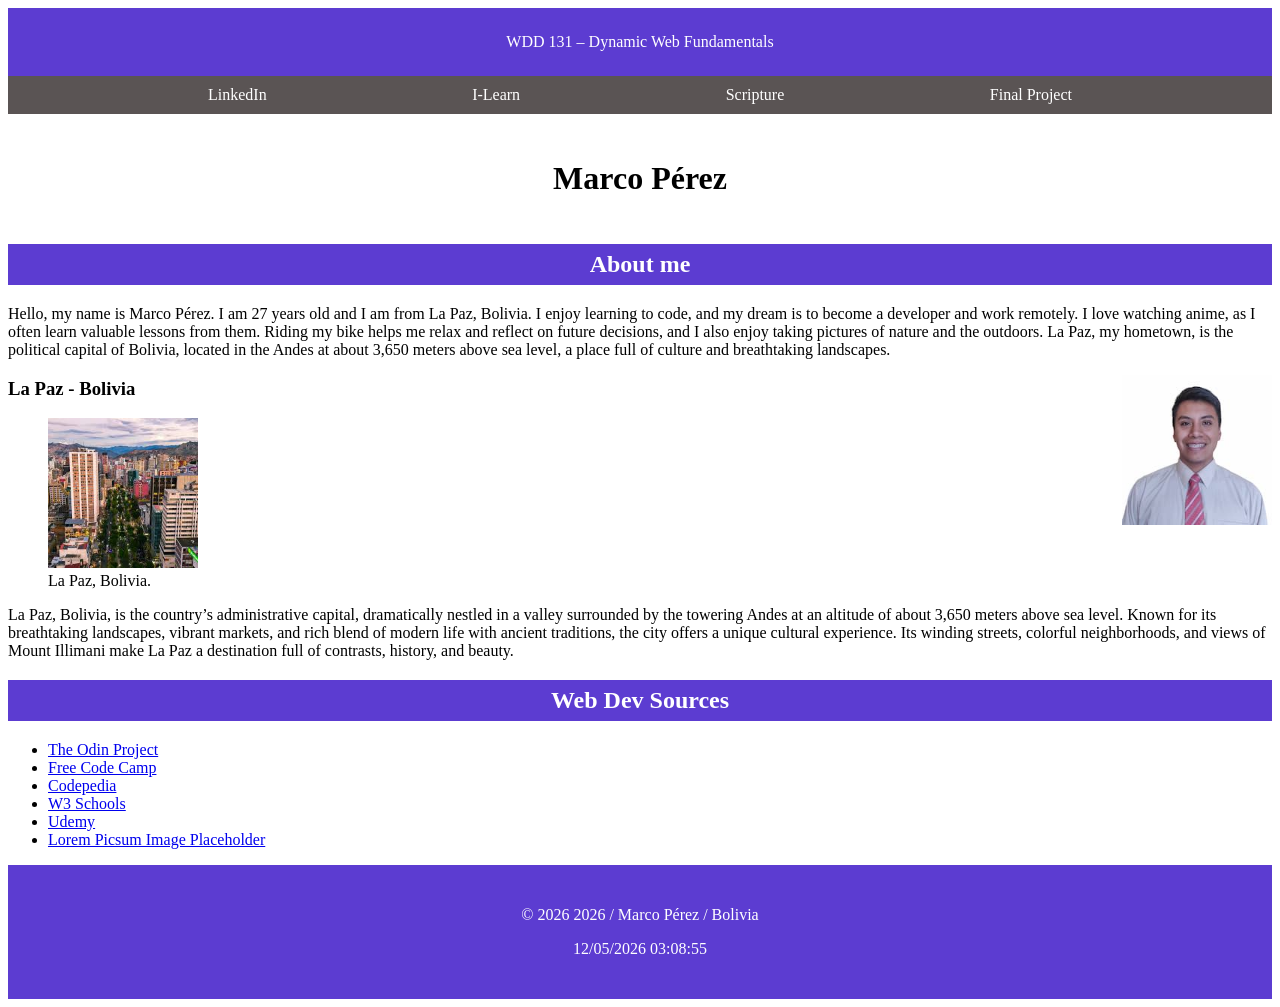
<file: index.html>
<!DOCTYPE html>
<html lang="en">

<head>
    <meta charset="UTF-8">
    <meta name="viewport" content="width=device-width, initial-scale=1.0">
    <meta name="author" content="Marco Pérez">
    <meta name="description"
        content="WDD 131 – Dynamic Web Fundamentals. Marco Pérez. Personal home page with information about me and my web development course.">
    <title>WDD 131 – Dynamic Web Fundamentals – Marco Pérez</title>
    <script src="scripts/getdates.js" defer></script>
    <link rel="stylesheet" href="styles/base.css">


    <link rel="preconnect" href="https://fonts.googleapis.com">
    <link rel="preconnect" href="https://fonts.gstatic.com" crossorigin>
    <link
        href="https://fonts.googleapis.com/css2?family=Open+Sans:ital,wght@0,300..800;1,300..800&family=Roboto:ital,wght@0,100..900;1,100..900&display=swap"
        rel="stylesheet">



</head>

<body>
    <header>
        <span id="course-title">
            WDD 131 – Dynamic Web Fundamentals
        </span>

        <nav>
            <a href="www.linkedin.com/in/marcoperezm">LinkedIn</a>
            <a href="https://byupw.instructure.com/">I-Learn</a>
            <a
                href="https://www.churchofjesuschrist.org/study/scriptures/dc-testament/dc/58?lang=eng&id=p42#p42">Scripture</a>
            <a href="#">Final Project</a>

        </nav>
    </header>

    <main>
        <h1>Marco Pérez</h1>
        <section class="card">
            <section class="card">
                <h2>About me</h2>
                <p>Hello, my name is Marco Pérez. I am 27 years old and I am from La Paz, Bolivia.
                    I enjoy learning to code, and my dream is to become a developer and work remotely.
                    I love watching anime, as I often learn valuable lessons from them.
                    Riding my bike helps me relax and reflect on future decisions,
                    and I also enjoy taking pictures of nature and the outdoors.
                    La Paz, my hometown, is the political capital of Bolivia, located in the Andes
                    at about 3,650 meters above sea level, a place full of culture and breathtaking landscapes.
                </p>

                <img id="img_1" src="images/profile.jpg" alt="Marco Pérez Picture" width="400">


                <h3>La Paz - Bolivia</h3>

                <figure>
                    <img src="images/la-paz-miraflores.jpg" alt="La Paz city view" width="400">
                    <figcaption>
                        La Paz, Bolivia.
                    </figcaption>
                </figure>





                <p>
                    La Paz, Bolivia, is the country’s administrative capital, dramatically nestled in a valley
                    surrounded by
                    the
                    towering Andes at an altitude of about 3,650 meters above sea level. Known for its breathtaking
                    landscapes, vibrant
                    markets, and rich blend of modern life with ancient traditions, the city offers a unique cultural
                    experience. Its
                    winding streets, colorful neighborhoods, and views of Mount Illimani make La Paz a destination full
                    of
                    contrasts,
                    history, and beauty.
                </p>
            </section>


            <section class="card">
                <h2>Web Dev Sources</h2>
                <ul>
                    <li><a href="#">The Odin Project</a></li>
                    <li><a href="#">Free Code Camp</a></li>
                    <li><a href="#">Codepedia</a></li>
                    <li><a href="#">W3 Schools</a></li>
                    <li><a href="#">Udemy</a></li>
                    <li><a href="#">Lorem Picsum Image Placeholder</a></li>
                </ul>



            </section>

        </section>

    </main>


    <footer>

        <p>&copy;
            <span id="currentyear"></span>
            2026 / Marco Pérez /
            Bolivia
        </p>
        <p id="lastModified"></p>
    </footer>


</body>

</html>
</file>
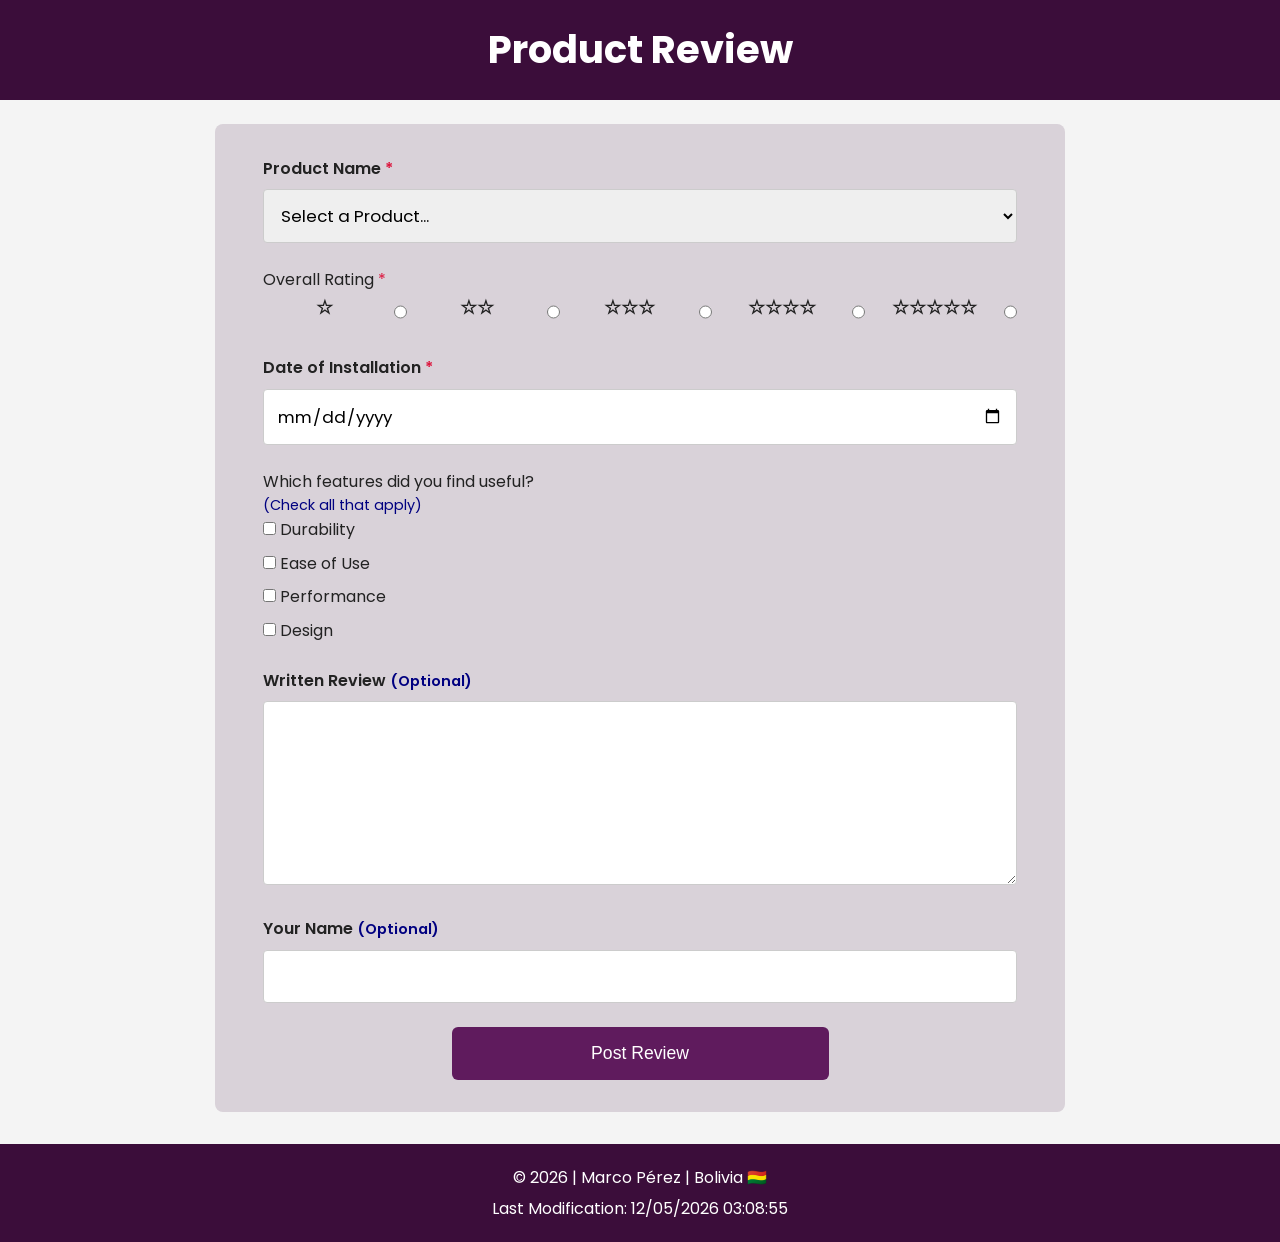
<file: form.html>
<!DOCTYPE html>
<html lang="en">

<head>
    <meta charset="UTF-8">
    <meta name="viewport" content="width=device-width, initial-scale=1.0">
    <meta name="description"
        content="Complete this product review form to rate a product, select its useful features, write a review, and submit your feedback. We will do our best to improve.">
    <meta name="author" content="Marco Pérez">
    <title>Product Review Form</title>
    <link rel="preconnect" href="https://fonts.googleapis.com">
    <link rel="preconnect" href="https://fonts.gstatic.com" crossorigin>
    <link href="https://fonts.googleapis.com/css2?family=Poppins:wght@300;400;600;700&display=swap" rel="stylesheet">
    <link rel="stylesheet" href="styles/form.css">
    <link rel="stylesheet" href="styles/form-large.css">
    <script src="scripts/form.js" defer></script>
</head>

<body>

    <header>
        <h1>Product Review</h1>
    </header>

    <main>

        <form method="get" action="review.html">

            <div class="form-group">
                <label for="product">
                    Product Name <span class="required">*</span>
                </label>

                <select id="product" name="product" required>
                    <option value="" disabled selected>Select a Product...</option>
                </select>
            </div>

            <div class="form-group">

                <p class="form-title">
                    Overall Rating <span class="required">*</span>
                </p>

                <div class="rating">

                    <label for="star1">
                        ☆
                    </label>
                    <input type="radio" id="star1" name="rating" value="1" required>

                    <label for="star2">
                        ☆☆
                    </label>
                    <input type="radio" id="star2" name="rating" value="2" required>

                    <label for="star3">
                        ☆☆☆
                    </label>
                    <input type="radio" id="star3" name="rating" value="3" required>

                    <label for="star4">
                        ☆☆☆☆
                    </label>
                    <input type="radio" id="star4" name="rating" value="4" required>

                    <label for="star5">
                        ☆☆☆☆☆
                    </label>
                    <input type="radio" id="star5" name="rating" value="5" required>

                </div>

            </div>


            <div class="form-group">

                <label for="installDate">
                    Date of Installation
                    <span class="required">*</span>
                </label>

                <input type="date" id="installDate" name="installDate" required>

            </div>

            <div class="form-group">

                <p class="form-title">
                    Which features did you find useful?
                </p>

                <p class="optional">(Check all that apply)</p>

                <div class="checkbox-group">

                    <label for="durability">
                        <input type="checkbox" id="durability" name="features" value="Durability">
                        Durability
                    </label>

                    <label for="ease">
                        <input type="checkbox" id="ease" name="features" value="Ease of Use">
                        Ease of Use
                    </label>

                    <label for="performance">
                        <input type="checkbox" id="performance" name="features" value="Performance">
                        Performance
                    </label>

                    <label for="design">
                        <input type="checkbox" id="design" name="features" value="Design">
                        Design
                    </label>

                </div>

            </div>


            <div class="form-group">

                <label for="review">
                    Written Review
                    <span class="optional">(Optional)</span>
                </label>

                <textarea id="review" name="review" rows="6"></textarea>

            </div>

            <div class="form-group">

                <label for="username">
                    Your Name
                    <span class="optional">(Optional)</span>
                </label>

                <input type="text" id="username" name="username">

            </div>

            <input type="submit" value="Post Review" class="submit-btn">

        </form>

    </main>

    <footer>

        <p>
            &copy;
            <span id="year"></span>
            | Marco Pérez | Bolivia 🇧🇴
        </p>

        <p>
            Last Modification:
            <span id="lastModified"></span>
        </p>

    </footer>

</body>

</html>
</file>
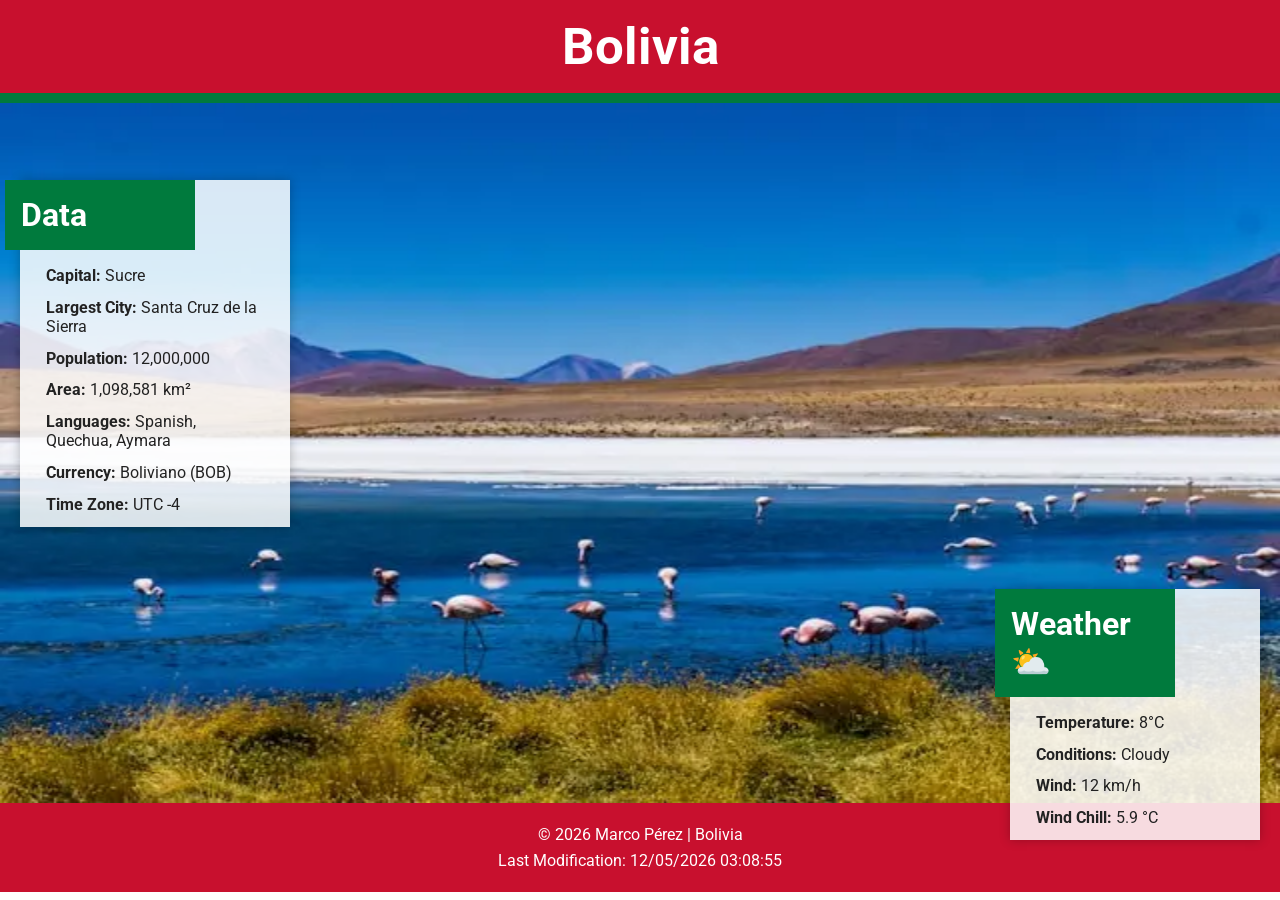
<file: place.html>
<!DOCTYPE html>
<html lang="en">

<head>

    <meta charset="UTF-8">
    <meta name="viewport" content="width=device-width, initial-scale=1.0">

    <meta name="author" content="Marco Pérez">
    <meta name="description" content="Country page about Bolivia for WDD 131 Place Assignment.">

    <title>Bolivia | WDD 131</title>
    <link rel="preconnect" href="https://fonts.googleapis.com">
    <link rel="preconnect" href="https://fonts.gstatic.com" crossorigin>

    <link href="https://fonts.googleapis.com/css2?family=Roboto:wght@400;700&display=swap" rel="stylesheet">

    <link rel="stylesheet" href="styles/place.css">
    <link rel="stylesheet" href="styles/temples-large.css">
</head>

<body>

    <header>
        <h1>Bolivia</h1>
    </header>

    <main>

        <section class="hero">

            <picture>


                <source srcset="images/hero-large.webp" media="(max-width: 768px)">


                <img src="images/hero-large.webp" alt="Beautiful landscape of Bolivia" width="1200" height="700">

            </picture>

        </section>

        <section class="data">

            <h2>Data</h2>

            <p><strong>Capital:</strong> Sucre</p>

            <p><strong>Largest City:</strong> Santa Cruz de la Sierra</p>

            <p><strong>Population:</strong> 12,000,000</p>

            <p><strong>Area:</strong> 1,098,581 km²</p>

            <p><strong>Languages:</strong> Spanish, Quechua, Aymara</p>

            <p><strong>Currency:</strong> Boliviano (BOB)</p>

            <p><strong>Time Zone:</strong> UTC -4</p>

        </section>

        <section class="weather">

            <h2>Weather</h2>


            <img src="images/weather.svg" alt="Weather Icon" class="weather-icon">

            <p><strong>Temperature:</strong> <span id="temperature">8°C</span></p>

            <p><strong>Conditions:</strong> Cloudy</p>

            <p><strong>Wind:</strong> <span id="windSpeed">12 km/h</span></p>

            <p><strong>Wind Chill:</strong> <span id="windChill"></span></p>

        </section>

    </main>

    <footer>

        <p>
            &copy;
            <span id="currentyear"></span>
            Marco Pérez | Bolivia
        </p>

        <p id="lastModified"></p>

    </footer>

    <script src="scripts/place.js" defer></script>

</body>

</html>
</file>
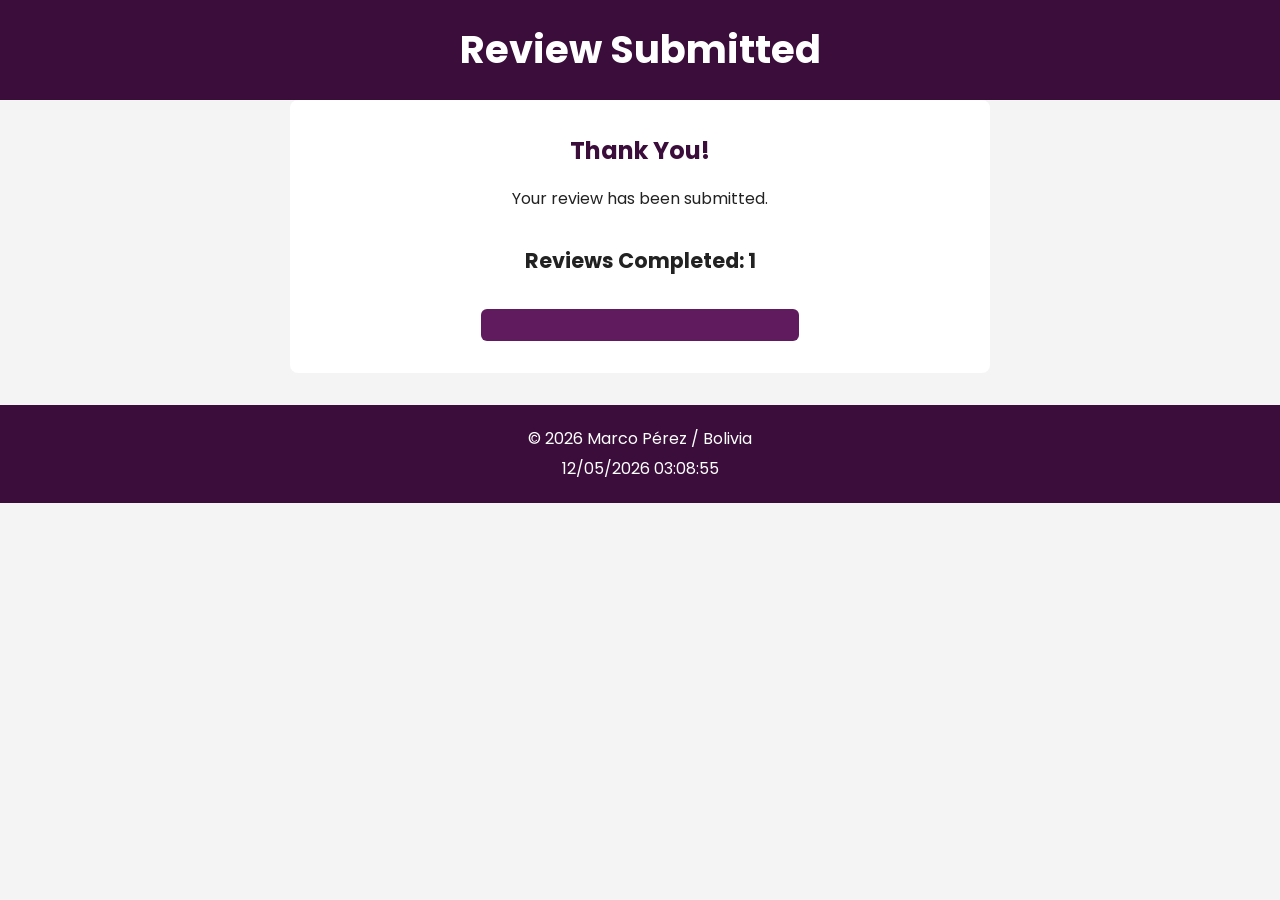
<file: review.html>
<!DOCTYPE html>
<html lang="en">

<head>

    <meta charset="UTF-8">
    <meta name="viewport" content="width=device-width, initial-scale=1.0">
    <meta name="description" content="Thank you for submitting your product review. Your feedback has been successfully received and recorded.">
    <meta name="author" content="Marco Pérez">
    <title>Review Submitted</title>
    <link rel="preconnect" href="https://fonts.googleapis.com">
    <link rel="preconnect" href="https://fonts.gstatic.com" crossorigin>
    <link href="https://fonts.googleapis.com/css2?family=Poppins:wght@300;400;600;700&display=swap" rel="stylesheet">
    <link rel="stylesheet" href="styles/form.css">
    <link rel="stylesheet" href="styles/form-large.css">
    <script src="scripts/review.js" defer></script>

</head>

<body>

    <header>

        <h1>Review Submitted</h1>

    </header>

    <main class="confirmation">

        <h2>Thank You!</h2>

        <p>Your review has been submitted.</p>

        <p class="counter">

            Reviews Completed:

            <strong id="reviewCount">0</strong>

        </p>

        <a href="form.html" class="back-button">


        </a>

    </main>

    <footer>

        <p>

            &copy;

            <span id="year"></span>

             Marco Pérez / Bolivia

        </p>

        <p>

            <span id="lastModified"></span>

        </p>

    </footer>

</body>

</html>
</file>
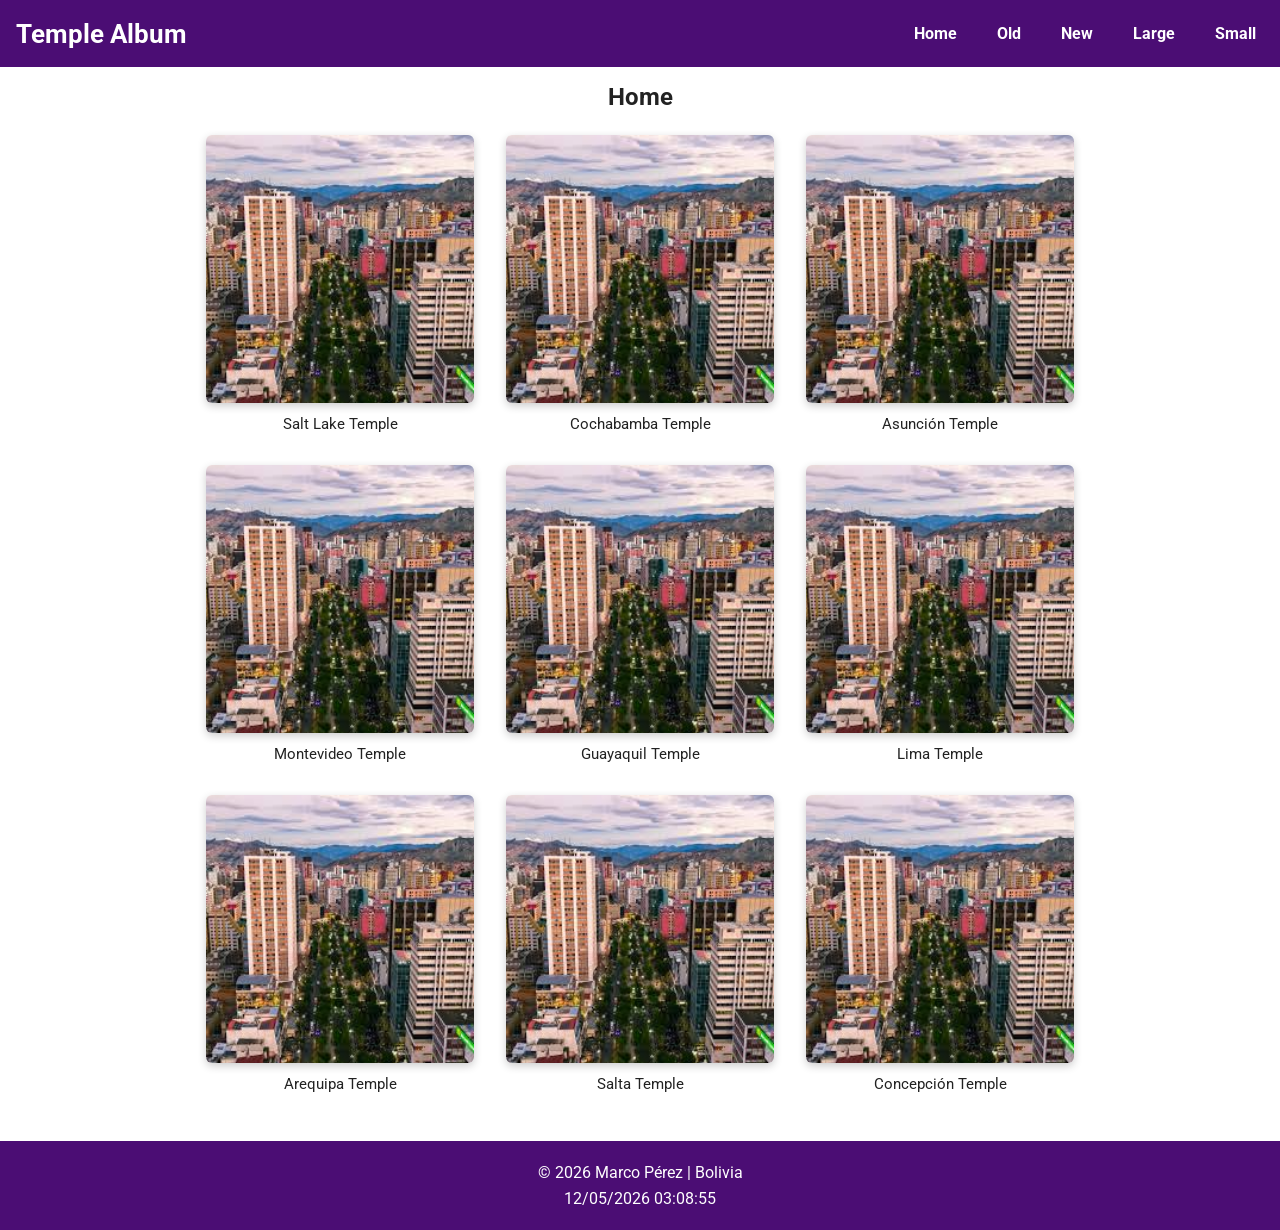
<file: templates.html>
<!DOCTYPE html>
<html lang="en">

<head>
    <meta charset="UTF-8">
    <meta name="viewport" content="width=device-width, initial-scale=1.0">

    <meta name="author" content="Marco Pérez">
    <meta name="description" content="Temple Album page for WDD 131 - Dynamic Web Fundamentals by Marco Pérez.">

    <title>Temple Album</title>
    <link rel="stylesheet" href="styles/temples.css">
    <link rel="stylesheet" href="styles/temples-large.css">
    <script src="scripts/temples.js" defer></script>

    <link href="https://fonts.googleapis.com/css2?family=Roboto:wght@300;400;500;700&display=swap" rel="stylesheet">
</head>

<body>

    <header>
    
        <h1>Temple Album</h1>
    
        <button id="menu" aria-label="Open navigation menu">&#9776;</button>
    
        <nav>
            <a href="#">Home</a>
            <a href="#">Old</a>
            <a href="#">New</a>
            <a href="#">Large</a>
            <a href="#">Small</a>
        </nav>
    
    </header>

    <main>

        <h2>Home</h2>

        <div class="gallery">

            <figure>
                <img src="images/la-paz-miraflores.jpg" alt="Salt Lake Temple">
                <figcaption>Salt Lake Temple</figcaption>
            </figure>

            <figure>
                <img src="images/la-paz-miraflores.jpg" alt="Cochabamba Temple">
                <figcaption>Cochabamba Temple</figcaption>
            </figure>

            <figure>
                <img src="images/la-paz-miraflores.jpg" alt="Asunción Temple">
                <figcaption>Asunción Temple</figcaption>
            </figure>

            <figure>
                <img src="images/la-paz-miraflores.jpg" alt="Montevideo Temple">
                <figcaption>Montevideo Temple</figcaption>
            </figure>

            <figure>
                <img src="images/la-paz-miraflores.jpg" alt="Guayaquil Temple">
                <figcaption>Guayaquil Temple</figcaption>
            </figure>

            <figure>
                <img src="images/la-paz-miraflores.jpg" alt="Lima Temple">
                <figcaption>Lima Temple</figcaption>
            </figure>

            <figure>
                <img src="images/la-paz-miraflores.jpg" alt="Arequipa Temple">
                <figcaption>Arequipa Temple</figcaption>
            </figure>

            <figure>
                <img src="images/la-paz-miraflores.jpg" alt="Salta Temple">
                <figcaption>Salta Temple</figcaption>
            </figure>

            <figure>
                <img src="images/la-paz-miraflores.jpg" alt="Concepción Temple">
                <figcaption>Concepción Temple</figcaption>
            </figure>

        </div>

    </main>

    <footer>

        <p>
            &copy;
            <span id="currentyear"></span>
            Marco Pérez | Bolivia
        </p>

        <p id="lastModified"></p>

    </footer>

</body>

</html>
</file>
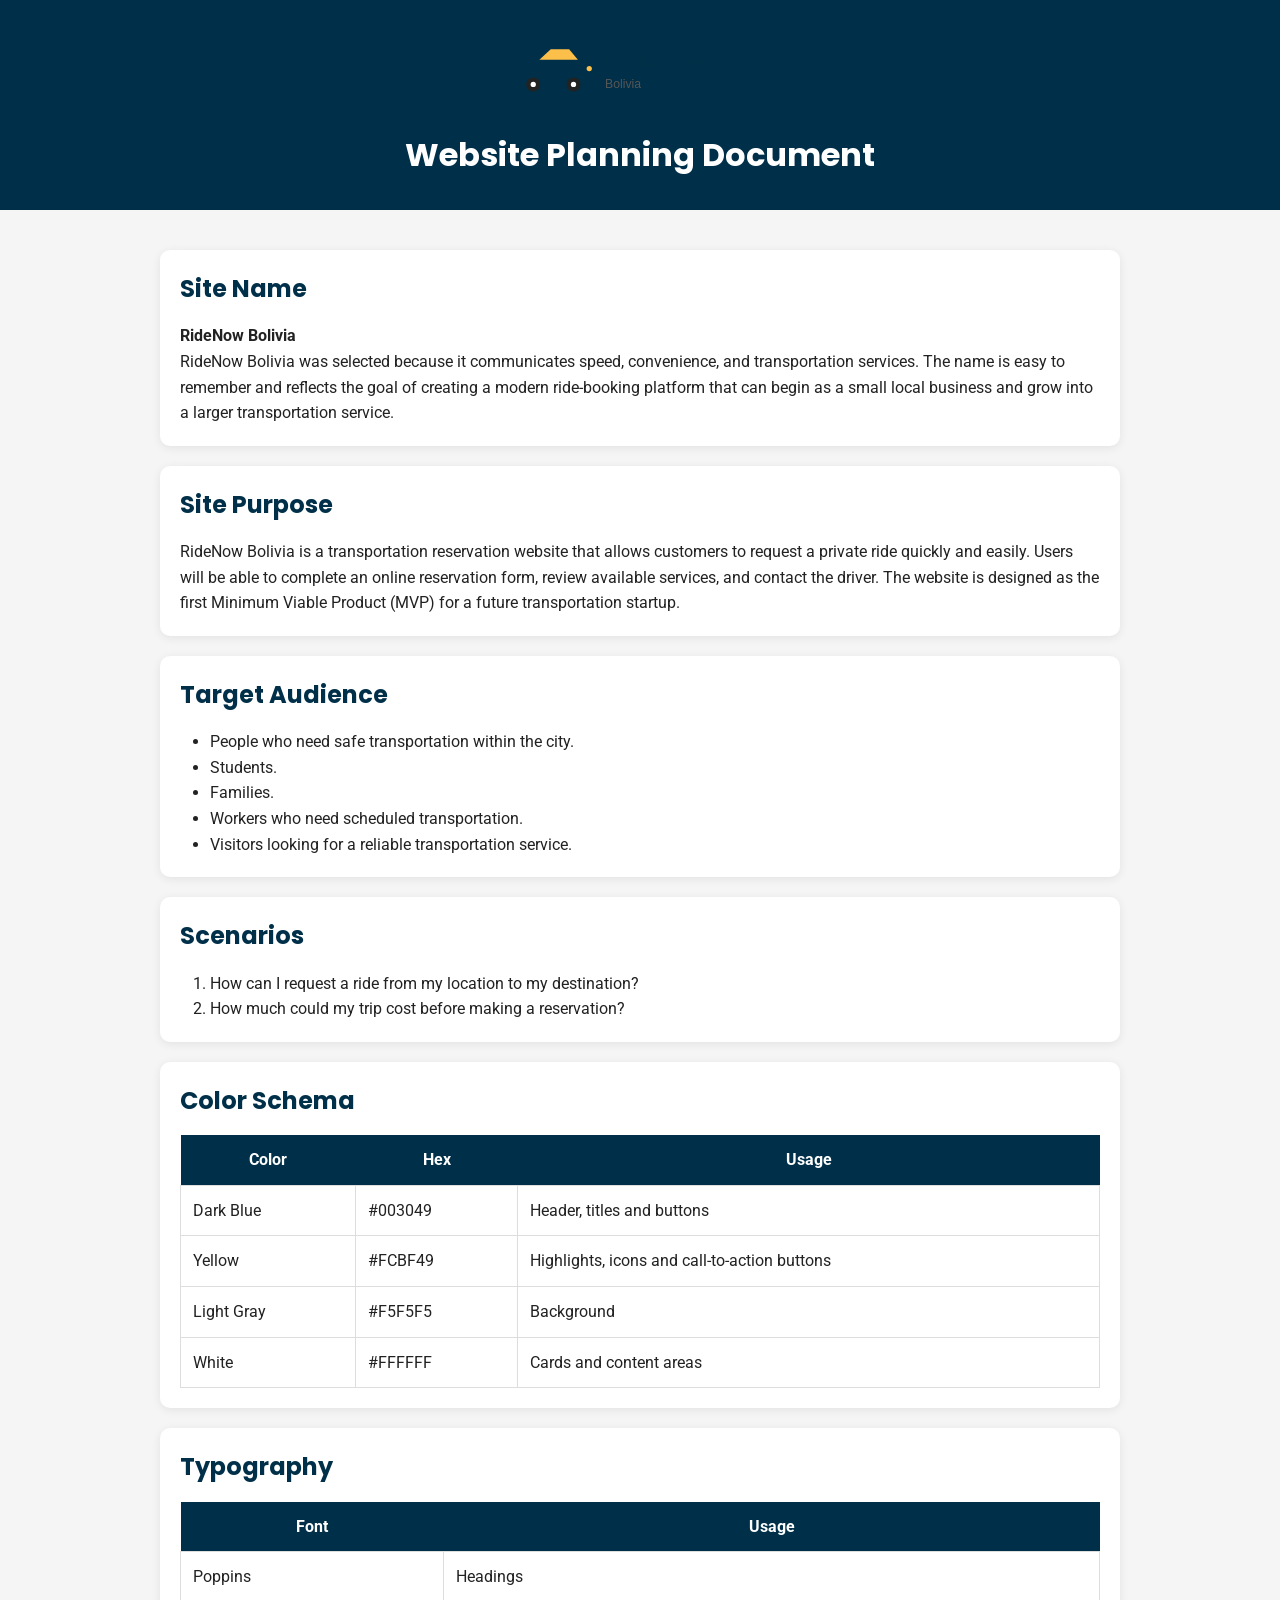
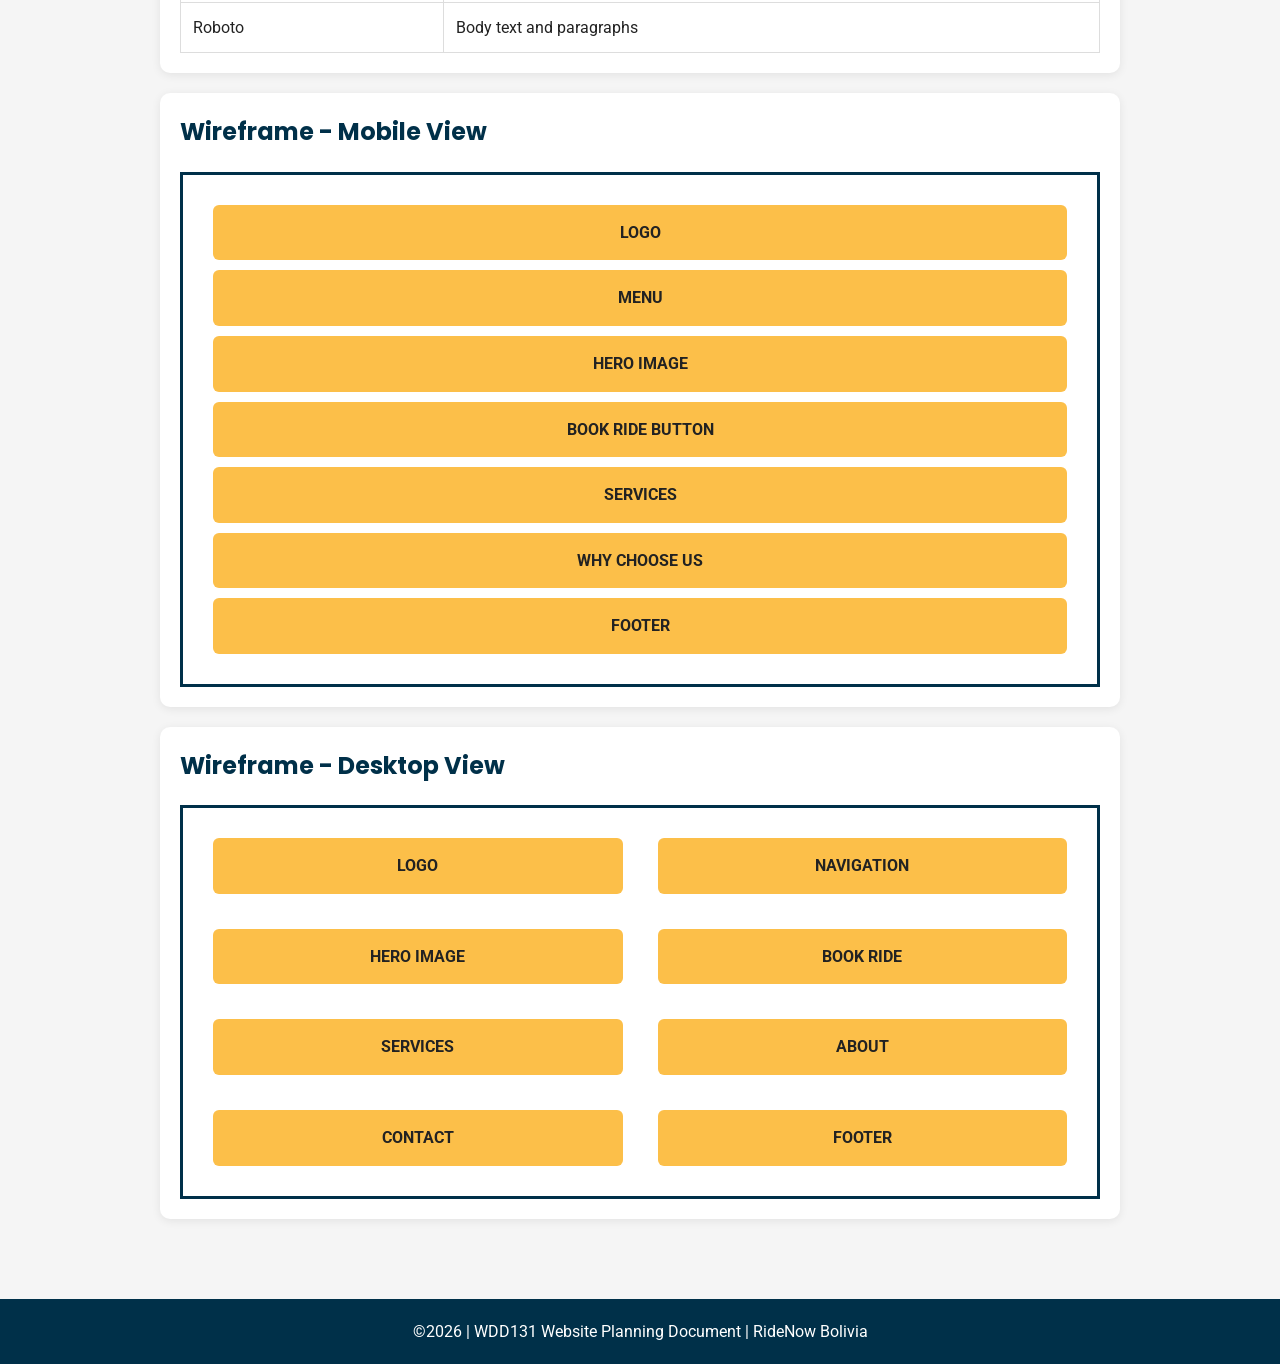
<file: project/siteplan.html>
<!DOCTYPE html>
<html lang="en">

<head>
    <meta charset="UTF-8">
    <meta name="viewport" content="width=device-width, initial-scale=1.0">

    <title>RideNow Bolivia | Website Planning Document</title>

    <meta name="description" content="Website Planning Document for RideNow Bolivia">
    <meta name="author" content="Marco Pérez">

    <!-- Google Fonts -->
    <link rel="preconnect" href="https://fonts.googleapis.com">
    <link rel="preconnect" href="https://fonts.gstatic.com" crossorigin>

    <link href="https://fonts.googleapis.com/css2?family=Poppins:wght@600;700&family=Roboto:wght@400;500&display=swap"
        rel="stylesheet">

    <link rel="stylesheet" href="styles/siteplan.css">
</head>

<body>

    <header>

        <div class="logo">

            <img src="images/logo.svg" alt="RideNow Bolivia Logo" width="280" height="80">

        </div>

        <h1>Website Planning Document</h1>

    </header>

    <main>

        <section>

            <h2>Site Name</h2>

            <p><strong>RideNow Bolivia</strong></p>

            <p>
                RideNow Bolivia was selected because it communicates speed, convenience,
                and transportation services. The name is easy to remember and reflects the
                goal of creating a modern ride-booking platform that can begin as a small
                local business and grow into a larger transportation service.
            </p>

        </section>

        <section>

            <h2>Site Purpose</h2>

            <p>

                RideNow Bolivia is a transportation reservation website that allows customers
                to request a private ride quickly and easily. Users will be able to complete
                an online reservation form, review available services, and contact the driver.
                The website is designed as the first Minimum Viable Product (MVP) for a future
                transportation startup.

            </p>

        </section>

        <section>

            <h2>Target Audience</h2>

            <ul>

                <li>People who need safe transportation within the city.</li>

                <li>Students.</li>

                <li>Families.</li>

                <li>Workers who need scheduled transportation.</li>

                <li>Visitors looking for a reliable transportation service.</li>

            </ul>

        </section>

        <section>

            <h2>Scenarios</h2>

            <ol>

                <li>How can I request a ride from my location to my destination?</li>

                <li>How much could my trip cost before making a reservation?</li>

            </ol>

        </section>

        <section>

            <h2>Color Schema</h2>

            <table>

                <tr>

                    <th>Color</th>

                    <th>Hex</th>

                    <th>Usage</th>

                </tr>

                <tr>

                    <td>Dark Blue</td>

                    <td>#003049</td>

                    <td>Header, titles and buttons</td>

                </tr>

                <tr>

                    <td>Yellow</td>

                    <td>#FCBF49</td>

                    <td>Highlights, icons and call-to-action buttons</td>

                </tr>

                <tr>

                    <td>Light Gray</td>

                    <td>#F5F5F5</td>

                    <td>Background</td>

                </tr>

                <tr>

                    <td>White</td>

                    <td>#FFFFFF</td>

                    <td>Cards and content areas</td>

                </tr>

            </table>

        </section>

        <section>

            <h2>Typography</h2>

            <table>

                <tr>

                    <th>Font</th>

                    <th>Usage</th>

                </tr>

                <tr>

                    <td>Poppins</td>

                    <td>Headings</td>

                </tr>

                <tr>

                    <td>Roboto</td>

                    <td>Body text and paragraphs</td>

                </tr>

            </table>

        </section>

        <section>

            <h2>Wireframe - Mobile View</h2>

            <div class="wireframe mobile">

                <div>LOGO</div>

                <div>MENU</div>

                <div>HERO IMAGE</div>

                <div>BOOK RIDE BUTTON</div>

                <div>SERVICES</div>

                <div>WHY CHOOSE US</div>

                <div>FOOTER</div>

            </div>

        </section>

        <section>

            <h2>Wireframe - Desktop View</h2>

            <div class="wireframe desktop">

                <div>LOGO</div>

                <div>NAVIGATION</div>

                <div>HERO IMAGE</div>

                <div>BOOK RIDE</div>

                <div>SERVICES</div>

                <div>ABOUT</div>

                <div>CONTACT</div>

                <div>FOOTER</div>

            </div>

        </section>

    </main>

    <footer>

        <p>

            ©2026 | WDD131 Website Planning Document | RideNow Bolivia

        </p>

    </footer>

</body>

</html>
</file>
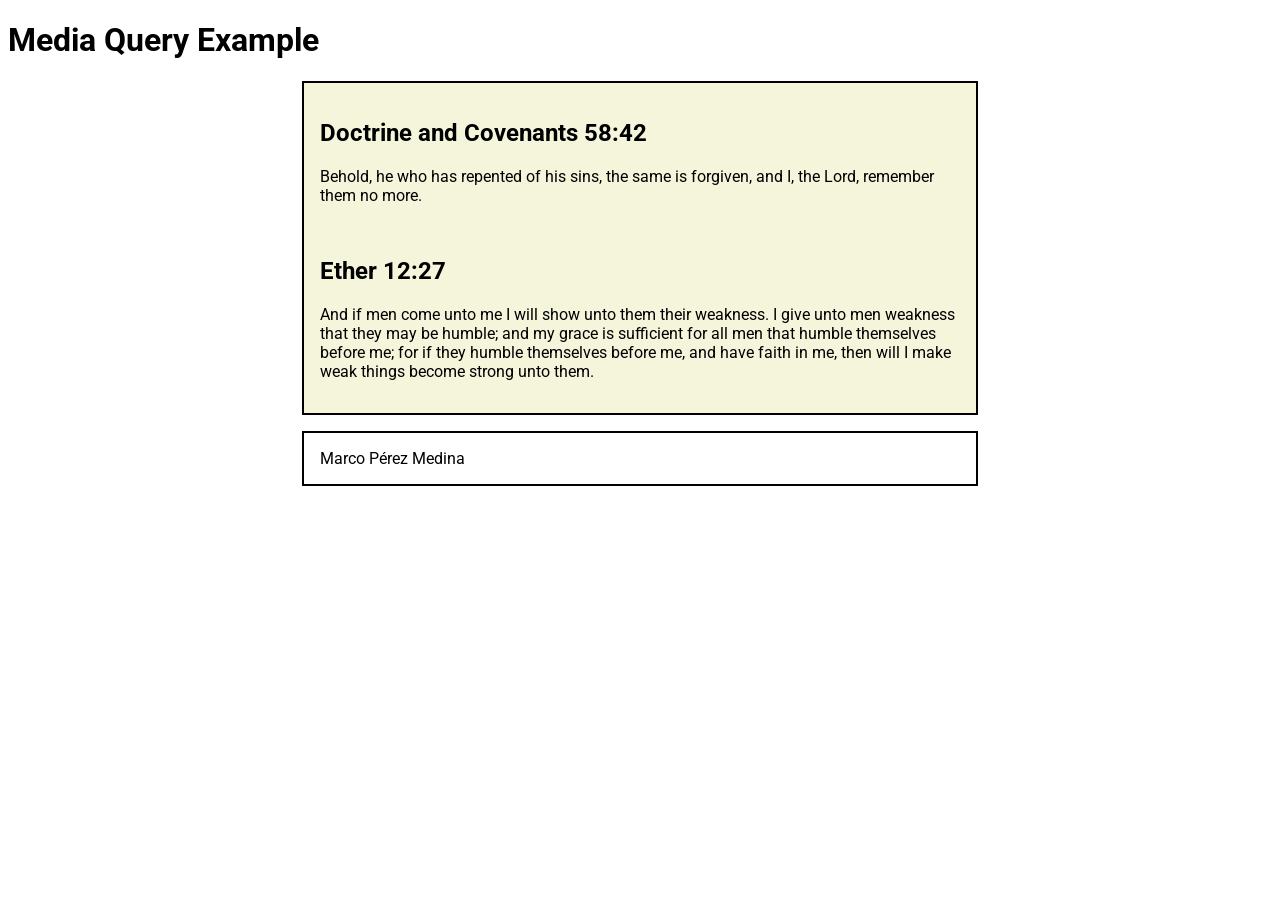
<file: week02/media-query.html>
<!DOCTYPE html>
<html lang="en">

<head>
    <meta charset="UTF-8">
    <meta name="viewport" content="width=device-width, initial-scale=1.0">
    <title>Document</title>
    <title>WDD 131 – Media Query Example</title>
    <meta name="description" content="Media query learning activity example page.">
    <meta name="author" content="Marco Pérez">
    <link rel="preconnect" href="https://fonts.googleapis.com">
    <link rel="preconnect" href="https://fonts.gstatic.com" crossorigin>
    <link href="https://fonts.googleapis.com/css2?family=Roboto&display=swap" rel="stylesheet">
    <link rel="stylesheet" href="styles/media-query.css">
    <link rel="stylesheet" href="styles/media-query-large.css">

</head>

<body>
    <h1>Media Query Example</h1>
    <main>
        <section>
            <h2>Doctrine and Covenants 58:42</h2>
            <p>Behold, he who has repented of his sins, the same is forgiven, and I, the Lord, remember them no more.
            </p>
        </section>

        <section>
            <h2>Ether 12:27</h2>
            <p>And if men come unto me I will show unto them their weakness. I give unto men weakness that they may be
                humble; and my
                grace is sufficient for all men that humble themselves before me; for if they humble themselves before
                me, and have
                faith in me, then will I make weak things become strong unto them.</p>
        </section>
    </main>



    <footer>
        Marco Pérez Medina
    </footer>
</body>

</html>
</file>
<file: styles/base.css>
#course-title {
    background-color: rgb(92, 60, 209);
    display: flex;
    justify-content: center;
    padding: 25px;
    color: white;


}

header {
    color: white;
}

nav {
    background-color: rgb(90, 84, 84);
    display: flex;
    justify-content: space-between;
    padding: 10px 200px;

    margin: 0 auto;
}

nav a:hover {
    background-color: white;
    color: rgb(92, 60, 209);
    border-radius: 5px;
}


nav a {
    color: white;
    text-decoration: none;
}




body {
    font-weight: 400;
}



main h1 {
    padding: 25px;
    text-align: center;
}


.card_main {
    display: grid;
    grid-template-columns: repeat(6, 1fr);
    grid-template-rows: repeat(1, 1fr);
    gap: 20px;


}

.card_1 {
    grid-column: 1/5;
    border: solid black 2px;
    border-radius: 1%;
    padding: 15px;
}



.card_1 p {
    display: flex;
    width: 500px;
    height: auto;
}

#img_1 {
    float: right;
    width: 150px;
    height: auto;
}





.card_2 {
    grid-column: 5/7;
    border: solid black 2px;
    border-radius: 1%;
    padding: 15px;

}











img {
    width: 150px;
    height: auto;
}


footer {
    background-color: rgb(92, 60, 209);
    padding: 25px;
    color: white;
    text-align: center;

}

h2 {
    background-color: rgb(92, 60, 209);
    padding: 7px;
    color: white;
    text-align: center;
}
</file>
<file: styles/form.css>
* {
    margin: 0;
    padding: 0;
    box-sizing: border-box;
}

:root {
    --primary: #3b0d3a;
    --secondary: #d9d2d9;
    --accent: #ffffff;
    --text: #222;
    --button: #5f1b5d;
    --button-hover: #6c2570;
}

body {
    font-family: 'Poppins', sans-serif;
    background: #f4f4f4;
    color: var(--text);
    line-height: 1.6;
}

header {
    background: var(--primary);
    color: white;
    text-align: center;
    padding: 1.2rem;
}

header h1 {
    font-size: 2rem;
}

main {
    width: 95%;
    max-width: 700px;
    margin: 1.5rem auto;
}


form {
    background: var(--secondary);
    padding: 1.5rem;
    border-radius: 8px;
}

.form-group {
    margin-bottom: 1.5rem;
}

label {
    display: block;
    margin-bottom: .5rem;
    font-weight: 600;
}

.required {
    color: crimson;
}

.optional {
    color: navy;
    font-size: .9rem;
}

input[type="text"],
input[type="date"],
select,
textarea {
    width: 100%;
    padding: .8rem;
    border: 1px solid #ccc;
    border-radius: 4px;
    font-size: 1rem;
    font-family: inherit;
}

textarea {
    resize: vertical;
}

.rating {
    display: flex;
    justify-content: space-between;
    gap: .5rem;
    text-align: center;
}

.rating label {
    flex: 1;
    font-size: 1.2rem;
    cursor: pointer;
}

.rating input {
    display: block;
    margin: .4rem auto;
}


.checkbox-group label {
    display: block;
    font-weight: normal;
    margin-bottom: .5rem;
}

.submit-btn,
.back-button {
    width: 100%;
    background: var(--button);
    color: white;
    border: none;
    padding: 1rem;
    font-size: 1.1rem;
    border-radius: 6px;
    cursor: pointer;
    transition: .3s;
    text-decoration: none;
    display: block;
    text-align: center;
}

.submit-btn:hover,
.back-button:hover {
    background: var(--button-hover);
}

.confirmation {
    background: white;
    padding: 2rem;
    border-radius: 8px;
    text-align: center;
}

.confirmation h2 {
    color: var(--primary);
    margin-bottom: 1rem;
}

.counter {
    margin: 2rem 0;
    font-size: 1.3rem;
    font-weight: bold;
}

footer {
    margin-top: 2rem;
    background: var(--primary);
    color: white;
    text-align: center;
    padding: 1rem;
}

footer p {
    margin: .3rem 0;
}
</file>
<file: styles/form-large.css>
@media only screen and (min-width: 768px) {

    main {
        max-width: 850px;
    }

    form {
        padding: 2rem 3rem;
    }

    header h1 {
        font-size: 2.4rem;
    }

    .rating {
        justify-content: space-evenly;
    }

    input[type="text"],
    input[type="date"],
    select,
    textarea {
        font-size: 1.05rem;
    }

    .submit-btn,
    .back-button {
        width: 50%;
        margin: 0 auto;
    }

    .confirmation {
        max-width: 700px;
        margin: auto;
    }

}
</file>
<file: styles/place.css>
:root {
    --primary-color: #c8102e;
    --secondary-color: #007a3d;
    --card-color: rgba(255, 255, 255, .85);
    --text-color: #222;
    --white: #fff;
}

* {
    margin: 0;
    padding: 0;
    box-sizing: border-box;
}

body {
    font-family: Roboto, Arial, sans-serif;
    color: var(--text-color);
    background: white;
}


header {
    background: var(--primary-color);
    color: white;
    text-align: center;
    padding: 1rem;
    border-bottom: 10px solid var(--secondary-color);
}

header h1 {
    font-size: 2rem;
}


.hero img {
    width: 100%;
    display: block;
}


.data,
.weather {
    padding: 2rem 1rem;
    text-align: center;
}

.data h2,
.weather h2 {
    font-size: 2rem;
    margin-bottom: 1rem;
}

.data p,
.weather p {
    margin: .4rem 0;
}

.weather-icon {
    width: 70px;
    margin: 1rem auto;
    display: block;
}

/* FOOTER */

footer {
    background: var(--primary-color);
    color: white;
    text-align: center;
    padding: 1rem;
}

footer p {
    margin: .4rem;
}




@media screen and (min-width:768px) {

    .hero {
        position: relative;
    }

    .data {
        position: absolute;
        top: 180px;
        left: 20px;

        width: 270px;

        background: var(--card-color);

        padding: 0;

        text-align: left;

        box-shadow: 0 0 10px rgba(0, 0, 0, .25);
    }

    .data h2 {

        background: var(--secondary-color);

        color: white;

        padding: 1rem;

        margin: 0 0 1rem -15px;

        width: 190px;

    }

    .data p {

        padding: 0 .8rem;

        margin: .8rem;

    }

    .weather {

        position: absolute;

        bottom: 60px;

        right: 20px;

        width: 250px;

        background: var(--card-color);

        padding: 0;

        text-align: left;

        box-shadow: 0 0 10px rgba(0, 0, 0, .25);

    }

    .weather h2 {

        background: var(--secondary-color);

        color: white;

        padding: 1rem;

        margin: 0 0 1rem -15px;

        width: 180px;

    }


    .weather h2::after {

        content: " ⛅";

        margin-left: 10px;

    }


    .weather-icon {

        display: none;

    }

    .weather p {

        padding: 0 .8rem;

        margin: .8rem;

    }

    header h1 {

        font-size: 3.2rem;

    }

}
</file>
<file: styles/temples-large.css>
/*here is my css*/


@media screen and (min-width: 768px) {



    #menu {
        display: none;
    }

    nav {
        display: flex;
        position: static;

        flex-direction: row;

        width: auto;

        background: none;

        gap: 1.5rem;
    }

    nav a {
        padding: .5rem;
    }

    nav a:hover {
        background-color: white;
        color: #4b0d74;
        border-radius: 5px;
    }

    .gallery {
        grid-template-columns: repeat(3, 1fr);
    }
}
</file>
<file: styles/temples.css>
/* ---------- RESET ---------- */

* {
    margin: 0;
    padding: 0;
    box-sizing: border-box;
}

body {
    font-family: 'Roboto', sans-serif;
    background-color: #ffffff;
    color: #222;
}


header {
    background-color: #4b0d74;
    color: white;

    display: flex;
    justify-content: space-between;
    align-items: center;

    padding: 1rem;
    position: relative;
}

header h1 {
    font-size: 1.6rem;
}


#menu {
    display: block;
    background: none;
    border: none;
    color: white;
    font-size: 2rem;
    cursor: pointer;
}


nav {
    display: none;
    flex-direction: column;

    position: absolute;
    top: 100%;
    left: 0;

    width: 100%;

    background-color: #4b0d74;
}

nav.open {
    display: flex;
}

nav a {
    color: white;
    text-decoration: none;
    text-align: center;

    padding: 1rem;

    font-weight: bold;
}

nav a:hover {
    background-color: white;
    color: #4b0d74;
}


main {
    max-width: 900px;
    margin: 0 auto;
    padding: 1rem;
}

main h2 {
    text-align: center;
    margin-bottom: 1.5rem;
}


.gallery {
    display: grid;
    grid-template-columns: 1fr;
    gap: 2rem;
}

figure {
    text-align: center;
}

figure img {
    width: 100%;
    height: auto;

    border-radius: 6px;

    box-shadow: 0 3px 8px rgba(0, 0, 0, .2);
}

figcaption {
    margin-top: .5rem;
    font-size: .95rem;
}

footer {
    margin-top: 2rem;

    background-color: #4b0d74;
    color: white;

    text-align: center;

    padding: 1rem;
}

footer p {
    margin: .4rem;
}
</file>
<file: project/styles/siteplan.css>
:root {

    --primary: #003049;
    --secondary: #FCBF49;
    --background: #F5F5F5;
    --white: #FFFFFF;
    --text: #222;

}

* {
    margin: 0;
    padding: 0;
    box-sizing: border-box;
}

body {

    font-family: 'Roboto', sans-serif;
    background: var(--background);
    color: var(--text);
    line-height: 1.6;

}

header {

    background: var(--primary);
    color: white;
    padding: 30px;
    text-align: center;

}

.logo {

    display: flex;
    justify-content: center;
    align-items: center;
    margin-bottom: 20px;

}

.logo img {

    max-width: 280px;
    height: auto;

}

h1,
h2 {

    font-family: 'Poppins', sans-serif;

}

main {

    max-width: 1000px;
    margin: auto;
    padding: 20px;

}

section {

    background: white;
    margin: 20px 0;
    padding: 20px;
    border-radius: 10px;
    box-shadow: 0 2px 10px rgba(0, 0, 0, .08);

}

h2 {

    color: var(--primary);
    margin-bottom: 15px;

}

table {

    width: 100%;
    border-collapse: collapse;
    margin-top: 15px;

}

th {

    background: var(--primary);
    color: white;
    padding: 12px;

}

td {

    border: 1px solid #ddd;
    padding: 12px;

}

ul,
ol {

    margin-left: 30px;

}

.wireframe {

    border: 3px solid var(--primary);
    padding: 20px;
    margin-top: 20px;

}

.wireframe div {

    background: var(--secondary);
    margin: 10px;
    padding: 15px;
    text-align: center;
    font-weight: bold;
    border-radius: 6px;

}

footer {

    background: var(--primary);
    color: white;
    text-align: center;
    padding: 20px;
    margin-top: 40px;

}

@media screen and (min-width:768px) {

    .desktop {

        display: grid;

        grid-template-columns: repeat(2, 1fr);

        gap: 15px;

    }

}
</file>
<file: week02/styles/media-query.css>
body {
    font-family: 'Roboto', sans-serif;
}




header, main, footer {
    max-width: 640px;
    margin: 1rem auto;
    border: solid black 2px;
    padding: 1rem;
    background-color: beige;
}


main {
    display: grid;
    grid-column: 1 1rem;
    grid-gap: 1rem;
}


footer {
    padding: 1rem;
    background-color: #fff;
}
</file>
<file: week02/styles/media-query-large.css>
@media screen and (mind-width: 500px) {
    header {
        background-color: black;
        color: white;
    }

    main {
        grid-column: 4fr 1fr;
    }

}
</file>
